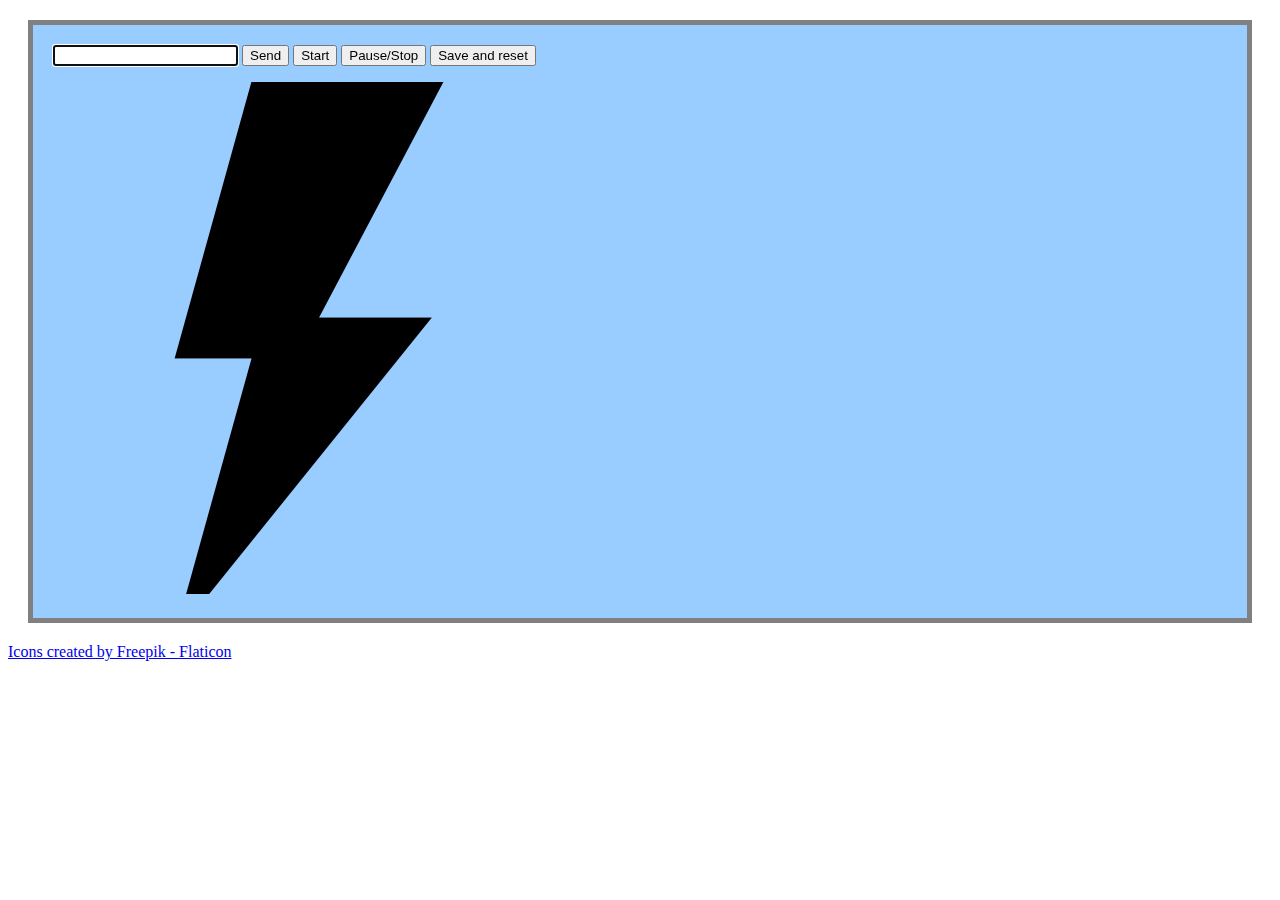
<file: WebInterface/index.html>
﻿<!DOCTYPE html>
<html>
<head>
    <title>SignalR Simple Chat</title>
    <style type="text/css">
        .container {
            background-color: #99CCFF;
            border: thick solid #808080;
            padding: 20px;
            margin: 20px;
        }
    </style>
</head>
<body>
    <div class="container">
        <input type="text" id="message" />
        <input type="button" id="sendmessage" value="Send" />
        <input type="button" id="startMessage" value="Start" />
        <input type="button" id="stopMessage" value="Pause/Stop" />
        <input type="button" id="resetMessage" value="Save and reset" />
        <ul id="discussion"></ul>
        <img src="./icons/energy.png" /><br />
        <span id="powerString"></span>
    </div>
    <a href="https://www.flaticon.com/" title="Flaticon">Icons created by Freepik - Flaticon</a>
    <!--Script references. -->
    <!--Reference the SignalR library. -->
    <script type="text/javascript" src="lib/signalr.min.js"></script>
    <!--Add script to update the page and send messages.-->
    <script type="text/javascript">
        document.addEventListener('DOMContentLoaded', function () {
            var isConnected = false;
            var messageInput = document.getElementById('message');

            // Set initial focus to message input box.
            messageInput.focus();

            // Start the connection.
            var connection = new signalR.HubConnectionBuilder()
                                .withUrl("http://192.168.10.147:5142/row",{
                                    skipNegotiation: true,
                                    transport: signalR.HttpTransportType.WebSockets
                                }).build();
            
            // Create a function that the hub can call to broadcast packets.
            connection.on('BroadcastPacket', function (message) {
                // Html encode display name and message.
                var encodedMsg = message;
                // Add the message to the page.
                var liElement = document.createElement('li');
                document.getElementById('powerString').innerHTML = encodedMsg;
                liElement.innerHTML = encodedMsg;
                document.getElementById('discussion').appendChild(liElement);
            });

            // Transport fallback functionality is now built into start.
            connection.start()
                .then(function () {
                    console.log('connection started');
                    document.getElementById('sendmessage').addEventListener('click', function (event) {
                        // Call the Send method on the hub.
                        connection.invoke('send', messageInput.value);

                        // Clear text box and reset focus for next comment.
                        messageInput.value = '';
                        messageInput.focus();
                        event.preventDefault();
                    }),
                    document.getElementById('startMessage').addEventListener('click', function(event){
                        connection.invoke('StartRowing', 'start');
                        event.preventDefault();
                    }),
                    document.getElementById('stopMessage').addEventListener('click', function(event){
                        connection.invoke('StopRowing', 'stop');
                        event.preventDefault();
                    }),
                    document.getElementById('resetMessage').addEventListener('click', function(event){
                        connection.invoke('ResetRowing', 'reset');
                        event.preventDefault();
                    });
            })
            .catch(error => {
                console.error(error.message);
            });
        });
    </script>
</body>
</html>
</file>
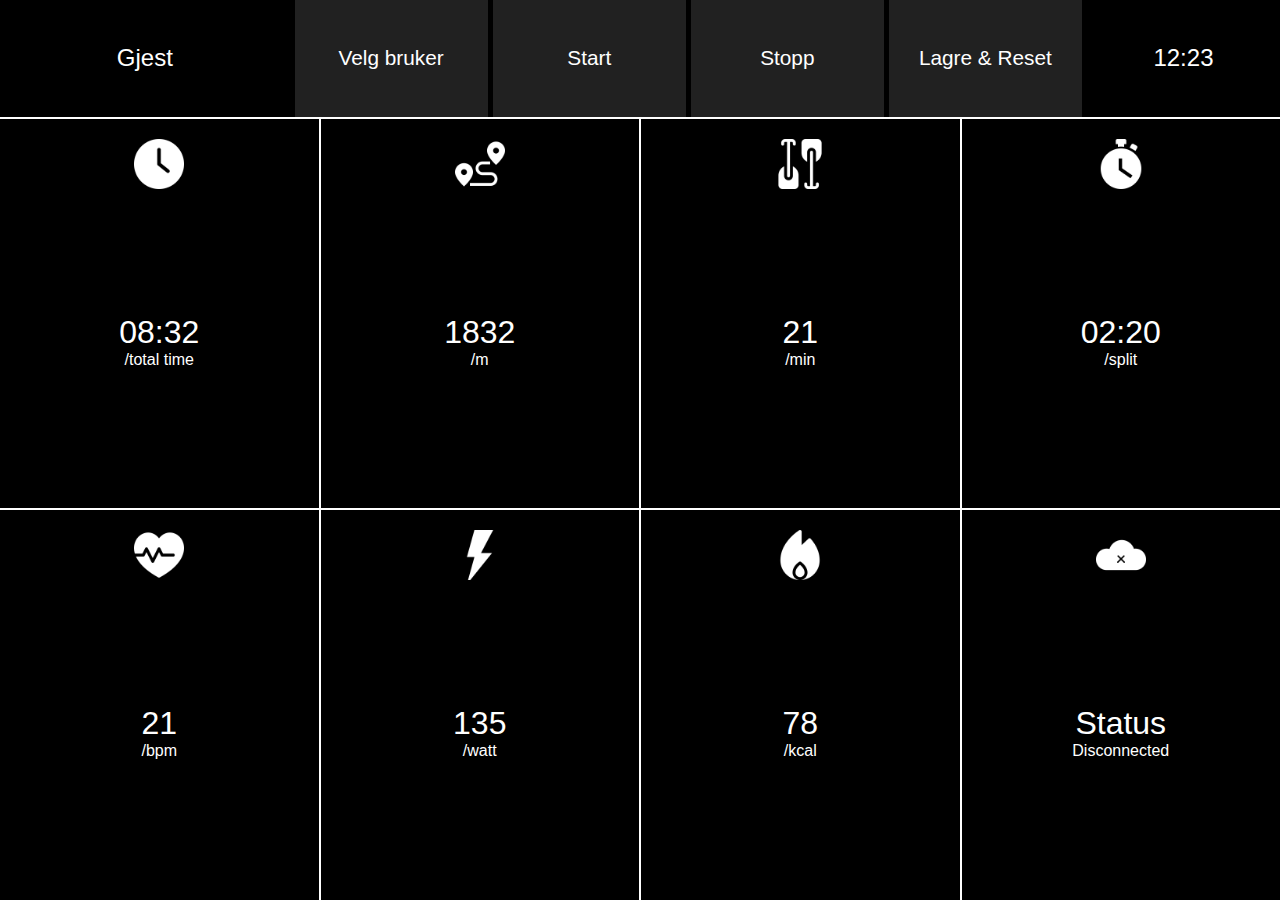
<file: WebInterface/Design/index.html>
<!DOCTYPE html>
<html>
<head>
    <title>SignalR Simple Chat</title>
    <link rel="stylesheet" href="style.css">
</head>
<body>
    <div class="container">
        <div class="menubar">
            <div>
                
                Gjest
            </div>
            <input type="button" id="selectUser" value="Velg bruker" />
            <input type="button" id="startMessage" value="Start" />
            
            <input type="button" id="stopMessage" value="Stopp" />
            <input type="button" id="resetMessage" value="Lagre & Reset" />
            <div>
                12:23
            </div>
        </div>
        <div class="gridBox"><div><img src="icons/time.png"></div><div><span id="totaltime">08:32</span><br />/total time</div></div>
        <div class="gridBox"><div><img src="icons/distance.png"></div><div><span id="totalDist">1832</span><br />/m</div></div>
        <div class="gridBox"><div><img src="icons/paddle.png"></div><div><span id="spm">21</span><br />/min</div></div>
        <div class="gridBox"><div><img src="icons/timer.png"></div><div><span id="split">02:20</span><br />/split</div></div>
        <div class="gridBox"><div><img src="icons/heart-attack.png"></div><div><span id="pulse">21</span><br />/bpm</div></div>
        <div class="gridBox"><div><img src="icons/energy.png"></div><div><span id="watt">135</span><br />/watt</div></div>
        <div class="gridBox"><div><img src="icons/calories.png"></div><div><span id="kcal">78</span><br />/kcal</div></div>
        <div class="gridBox"><div><img src="icons/offline.png"></div><div><span>Status</span><br /><span class="connection">Disconnected</span></div></div>
    </div>
    
</body>
</html>
</file>
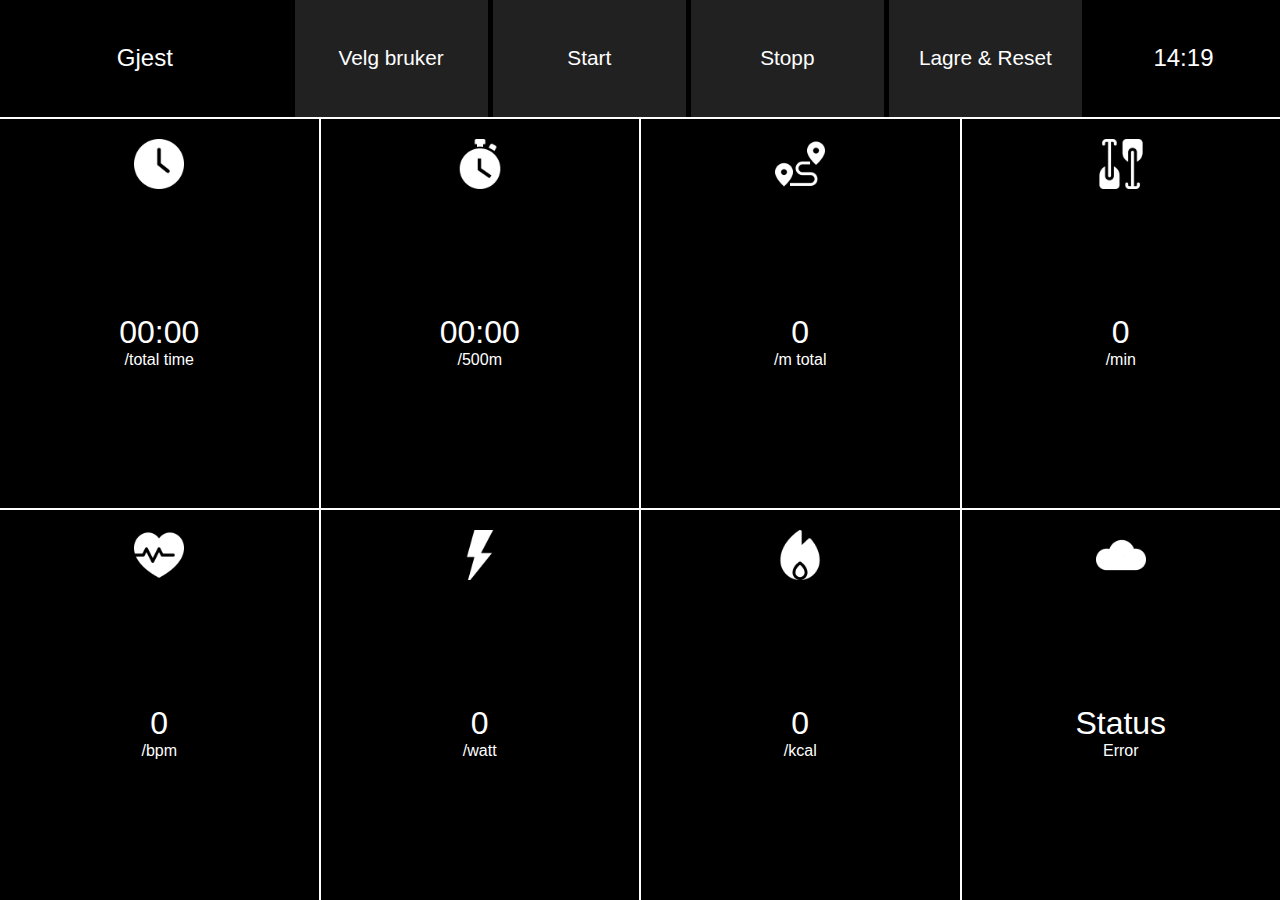
<file: WebInterface/dev/index.html>
﻿<!DOCTYPE html>
<html>
<head>
    <title>Water Rower R22 II</title>
    <link rel="stylesheet" href="style.css">
</head>
<body>
    <div class="container">
        <div class="menubar">
            <div id="activeuser">
                
                Gjest
            </div>
            <input type="button" id="selectUser" value="Velg bruker" />
            <input type="button" id="startMessage" value="Start" />
            
            <input type="button" id="stopMessage" value="Stopp" />
            <input type="button" id="resetMessage" value="Lagre & Reset" />
            <div id="clock">
                <span id="currentTime">12:00</span>
            </div>
        </div>
        <div class="gridBox"><div><img src="icons/time.png"></div><div><span id="totaltime">08:32</span><br />/total time</div></div>
        <div class="gridBox"><div><img src="icons/timer.png"></div><div><span id="split">02:20</span><br />/500m</div></div>
        <div class="gridBox"><div><img src="icons/distance.png"></div><div><span id="totalDist">1832</span><br />/m total</div></div>
        <div class="gridBox"><div><img src="icons/paddle.png"></div><div><span id="spm">21</span><br />/min</div></div>
        <div class="gridBox"><div><img src="icons/heart-attack.png"></div><div><span id="pulse">21</span><br />/bpm</div></div>
        <div class="gridBox"><div><img src="icons/energy.png"></div><div><span id="watt">135</span><br />/watt</div></div>
        <div class="gridBox"><div><img src="icons/calories.png"></div><div><span id="kcal">78</span><br />/kcal</div></div>
        <div class="gridBox"><div><img src="icons/online.png"></div><div><span><a href="./index.html">Status</a></span><br /><span class="connection" id="connection">Disconnected</span></div></div>
    </div>
    
    <!--USER SELECT MODAL-->
    <div id="userSelectModal" class="modal">

        <!-- Modal content -->
        <div class="modal-content">
        <input type="button" id="SelectHaavard" value="Håvard" />
        <input type="button" id="SelectJohanne" value="Johanne" />
        <input type="button" id="SelectGuest" value="Gjest" />

        </div>
    
    </div>

    <!--Script references. -->
    <!--Reference the SignalR library. -->
    <script type="text/javascript" src="lib/signalr.min.js"></script>
    <!--Add script to update the page and send/recieve info.-->
    <script type="text/javascript">
        const timer = document.getElementById('totaltime');

        var hr = 0;
        var min = 0;
        var sec = 0;
        var stoptime = true;

        function startTimer() {
        if (stoptime == true) {
                stoptime = false;
                timerCycle();
            }
        }
        function stopTimer() {
        if (stoptime == false) {
            stoptime = true;
        }
        }

        function timerCycle() {
            if (stoptime == false) {
            sec = parseInt(sec);
            min = parseInt(min);
            hr = parseInt(hr);

            sec = sec + 1;

            if (sec == 60) {
            min = min + 1;
            sec = 0;
            }
            if (min == 60) {
            hr = hr + 1;
            min = 0;
            sec = 0;
            }

            if (sec < 10 || sec == 0) {
            sec = '0' + sec;
            }
            if (min < 10 || min == 0) {
            min = '0' + min;
            }
            if (hr < 10 || hr == 0) {
            hr = '0' + hr;
            }

            timer.innerHTML = hr + ':' + min + ':' + sec;

            setTimeout("timerCycle()", 1000);
        }
        }

        function resetTimer() {
            timer.innerHTML = "00:00:00";
            stoptime = true;
            hr = 0;
            sec = 0;
            min = 0;
        }


        function startTime() {
            const today = new Date();
            let h = today.getHours();
            let m = today.getMinutes();
            m = checkTime(m);
            document.getElementById('currentTime').textContent =  h + ":" + m;
            setTimeout(startTime, 1000);
        }

        function checkTime(i) {
            if (i < 10) {i = "0" + i};  // add zero in front of numbers < 10
            return i;
        }
        startTime();

        function resetDisplay(){
            resetTimer();
            document.getElementById('totaltime').textContent = "00:00";
            document.getElementById('totalDist').textContent = "0";
            document.getElementById('totalDist').textContent = "0";
            document.getElementById('spm').textContent = "0";
            document.getElementById('split').textContent = "00:00";
            document.getElementById('pulse').textContent = "0";
            document.getElementById('watt').textContent = "0";
            document.getElementById('kcal').textContent = "0";
        }
        resetDisplay();
        var currentUser = "Gjest";

        document.addEventListener('DOMContentLoaded', function () {

            // Start the connection.
            var connection = new signalR.HubConnectionBuilder()
                                .withUrl("http://192.168.10.147:5142/row",{
                                    skipNegotiation: true,
                                    transport: signalR.HttpTransportType.WebSockets
                                }).build();
            
            // Create a function that the hub can call to broadcast packets.
            connection.on('BroadcastPacket', function (message) {
                // Html encode display name and message.
                var encodedMsg = message;
                var displayPacket = JSON.parse(encodedMsg);
                let totalDuration = displayPacket.ElapsedTime;
                totalDuration = totalDuration.split(".")[0];

                let splitTime = displayPacket.Split;
                splitTime = splitTime.split(".")[0];
                // Add the message to the page.
                document.getElementById('totalDist').textContent = displayPacket.TotalDistance;
                document.getElementById('spm').textContent = displayPacket.StrokePrMin;
                document.getElementById('split').textContent = splitTime;
                document.getElementById('pulse').textContent = displayPacket.Pulse;
                document.getElementById('watt').textContent = displayPacket.Effect;
                document.getElementById('kcal').textContent = displayPacket.Calories;
                if(stoptime == true){
                    startTimer();
                }
                console.log(encodedMsg);
            });
            
            // Transport fallback functionality is now built into start.
            connection.start()
                .then(function () {
                    console.log('connection started');
                    document.getElementById('connection').textContent = "Connected";
                    isConnected = true;
                    
                    document.getElementById('startMessage').addEventListener('click', function(event){
                        connection.invoke('StartRowing', 'start');
                        startTimer();
                        event.preventDefault();
                    }),
                    document.getElementById('stopMessage').addEventListener('click', function(event){
                        connection.invoke('StopRowing', 'stop');
                        stopTimer();
                        event.preventDefault();
                    }),
                    document.getElementById('resetMessage').addEventListener('click', function(event){
                        connection.invoke('ResetRowing', 'reset');
                        resetDisplay();
                        event.preventDefault();
                    });
                    //Event listeners for user selection
                    document.getElementById('SelectJohanne').addEventListener('click', function(event){
                        connection.invoke('SelectUser', 'Johanne');
                        currentUser = "Johanne";
                        UpdateUser(currentUser);
                        event.preventDefault();
                    });
                    document.getElementById('SelectHaavard').addEventListener('click', function(event){
                        connection.invoke('SelectUser', 'Håvard');
                        currentUser = "Håvard";
                        UpdateUser(currentUser);
                        event.preventDefault();
                    });
                    document.getElementById('SelectGuest').addEventListener('click', function(event){
                        connection.invoke('SelectUser', 'Gjest');
                        currentUser = "Gjest";
                        event.preventDefault();
                        UpdateUser(currentUser);
                    });

                    // document.getElementById('SelectUser').addEventListener('click', function(event){
                    //     var selectedUser = document.getElementById('SelectUser').textContent;
                    //     Console.log(selectedUser);
                    //     connection.invoke('UserSelect', 'reset');
                    //     event.preventDefault();
                    // });
            })
            .catch(error => {
                console.error(error.message);
                isConnecteed = false;
                document.getElementById('connection').textContent = "Error";
            });
        });

        //Script for updating user text
        function UpdateUser(user){
            resetDisplay();
            currentUser = user;
            document.getElementById('activeuser').textContent = currentUser;
            modal.style.display = "none";
        }

        //Script for the modal
        // Get the modal
        var modal = document.getElementById("userSelectModal");

        // Get the button that opens the modal
        var btn = document.getElementById("selectUser");

        // Get the <span> element that closes the modal
        var span = document.getElementsByClassName("close")[0];

        // When the user clicks on the button, open the modal
        btn.onclick = function() {
        modal.style.display = "block";
        }

        // When the user clicks anywhere outside of the modal, close it
        window.onclick = function(event) {
        if (event.target == modal) {
            modal.style.display = "none";
        }
        }

    </script>
</body>
</html>
</file>
<file: WebInterface/Design/style.css>
body, html{
    width:100%;
    height:100%;
    margin:0;
    font-family: Verdana, "Lucida Sans Unicode", sans-serif;
    background-color: #fff;
    color:#fff;
}

.container {
    height:100%;
    width:100%;
    display:grid;
    grid-template-columns: 1fr 1fr 1fr 1fr;
    grid-template-rows: .3fr 1fr 1fr;
    gap: 2px;
}

.menubar{
    display: inline-grid;
    grid-template-columns: 1.5fr 1fr 1fr 1fr 1fr 1fr;
    grid-column-start: 1;
    grid-column-end:5;
    gap:5px;
    background-color: #000;
}

.menubar div{
    font-size: 1.5em;
    text-align: center;
    margin-top: auto;
    margin-bottom: auto;
}

.menubar input{
    border:0px;
    background-color:#212121;
    padding-left:1em;
    padding-right: 1em;
    color: #fff;
    font-size: 1.3em;
}

.menubar input:active{
    background-color: #474747;
}

.gridBox{
    display: inline-grid;
    text-align: center;
    background-color: #000;
    grid-template-rows: 1fr 1fr;
    font-size: 1em;
}

.gridBox span{
    font-size: 2em;
}

.gridBox span.connection{
    font-size: 1em;
}

.gridBox img{
    height:50px;
    padding-top:20px;
    filter: invert(100);
    
}
</file>
<file: WebInterface/dev/style.css>
body, html{
    width:100%;
    height:100%;
    margin:0;
    font-family: Verdana, "Lucida Sans Unicode", sans-serif;
    background-color: #fff;
    color:#fff;
    overflow: hidden;
}

.container {
    height:100%;
    width:100%;
    display:grid;
    grid-template-columns: 1fr 1fr 1fr 1fr;
    grid-template-rows: .3fr 1fr 1fr;
    gap: 2px;
}

.menubar{
    display: inline-grid;
    grid-template-columns: 1.5fr 1fr 1fr 1fr 1fr 1fr;
    grid-column-start: 1;
    grid-column-end:5;
    gap:5px;
    background-color: #000;
}

.menubar div{
    font-size: 1.5em;
    text-align: center;
    margin-top: auto;
    margin-bottom: auto;
}

.menubar input{
    border:0px;
    background-color:#212121;
    padding-left:1em;
    padding-right: 1em;
    color: #fff;
    font-size: 1.3em;
}

.menubar input:active{
    background-color: #474747;
}

.gridBox{
    display: inline-grid;
    text-align: center;
    background-color: #000;
    grid-template-rows: 1fr 1fr;
    font-size: 1em;
}

.gridBox span{
    font-size: 2em;
}

.gridBox span.connection{
    font-size: 1em;
}

.gridBox img{
    height:50px;
    padding-top:20px;
    filter: invert(100);
    
}

.gridBox a{
    text-decoration: none;
    color: white;
}




/* The Modal (background) */
.modal {
    display: none; /* Hidden by default */
    position: fixed; /* Stay in place */
    z-index: 1; /* Sit on top */
    left: 0;
    top: 0;
    width: 100%; /* Full width */
    height: 100%; /* Full height */
    overflow: auto; /* Enable scroll if needed */
    background-color: rgb(0,0,0); /* Fallback color */
    background-color: rgba(0,0,0,0.4); /* Black w/ opacity */
}

/* Modal Content/Box */
.modal-content {
    background-color: #474747;
    margin: 5% auto; /* 15% from the top and centered */
    padding: 20px;
    border: 1px solid #888;
    width: 80%; /* Could be more or less, depending on screen size */
}

/* The Close Button */
.close {
    color: #aaa;
    float: right;
    font-size: 28px;
    font-weight: bold;
}

.close:hover, .close:focus {
    color: black;
    text-decoration: none;
    cursor: pointer;
}

.modal input:nth-child(2){
    margin-top:.5em;
    margin-bottom: .5em;
}

.modal input{
    width:100%;
    font-size: 2em;
    padding:.5em;
    background-color: #676767;
    border:1px solid #000;
    color:#fff;
}

.modal input:active{
    background-color: #878787;
}
</file>
